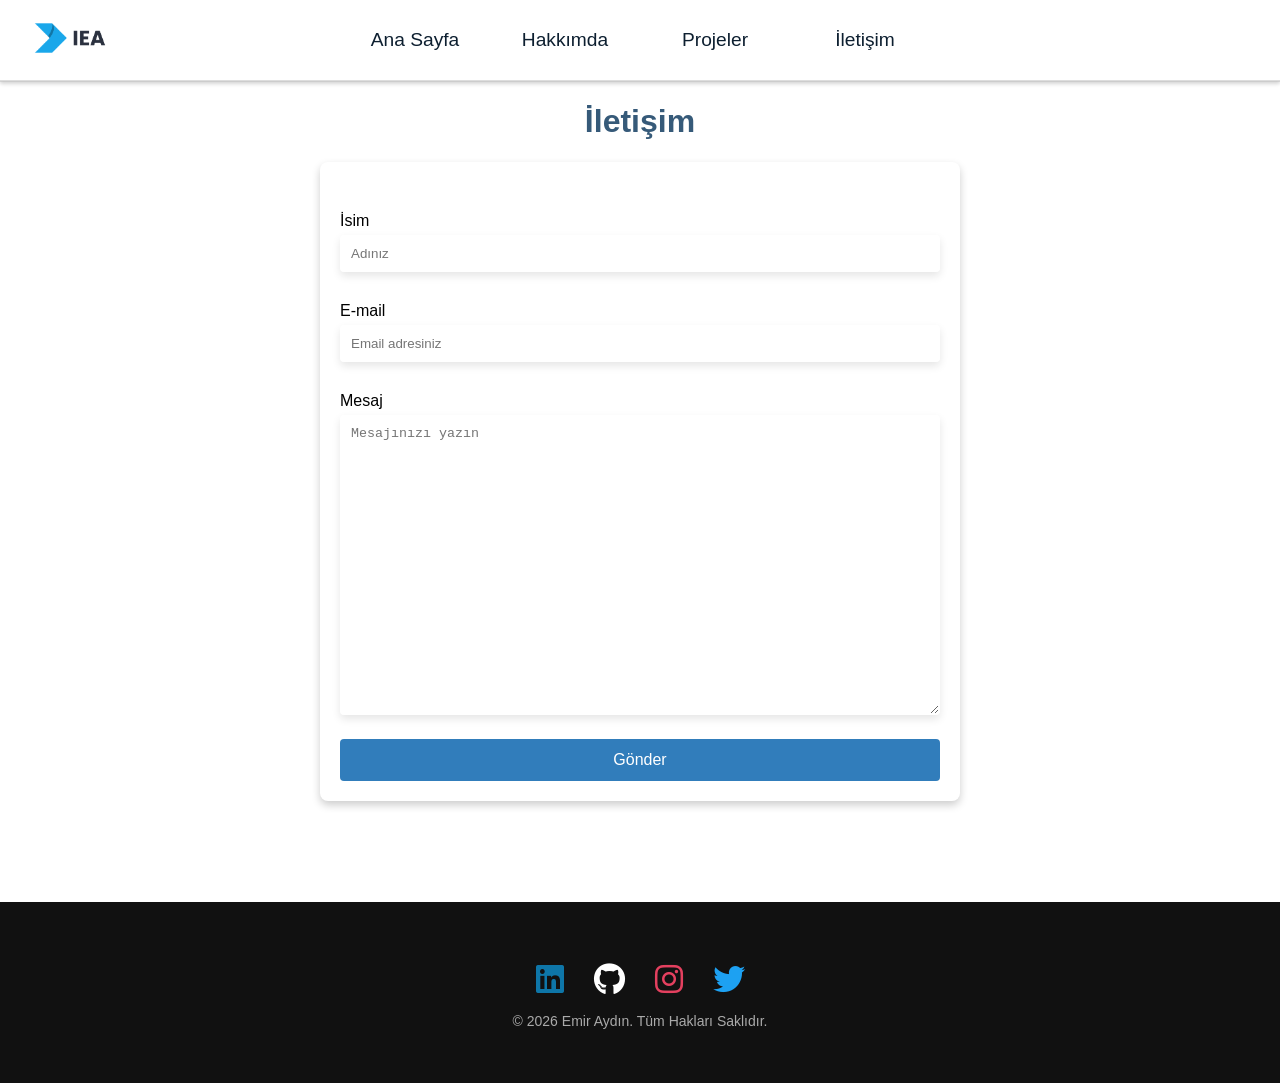
<file: iletisim/index.html>
<!DOCTYPE html>
<html lang="en">
<head>
    <meta charset="UTF-8">
    <meta name="viewport" content="width=device-width, initial-scale=1.0">
    <title>Emir Aydın | İletişim</title>
    <link rel="stylesheet" href="/anasayfa/styles.css">
    <link rel="stylesheet" href="styles-iletisim.css">
    <link rel="icon" href="/icons/favicon_io/favicon.ico" type="image/x-icon">
    <link rel="shortcut icon" href="/icons/favicon_io/favicon.ico" type="image/x-icon" />
    <link rel="stylesheet" href="https://cdnjs.cloudflare.com/ajax/libs/font-awesome/6.0.0-beta3/css/all.min.css">
</head>
<body>
    <header>
        <div id="header"></div>
    </header>
    <div class="container">
        <h1>İletişim</h1>
        <div class="contact-section">
            <form id="contactForm1">
              <label for="name">İsim</label>
              <input type="text" id="name" name="name" placeholder="Adınız" required>
          
              <label for="email">E-mail</label>
              <input type="email" id="email" name="email" placeholder="Email adresiniz" required>
          
              <label for="message">Mesaj</label>
              <textarea id="message" name="message" placeholder="Mesajınızı yazın" required></textarea>
          
              <button type="submit">Gönder</button>
            </form>
          </div>
        <div class="social-media">
            <h2></h2>
            <footer class="social-footer">
                <a href="https://www.linkedin.com/in/ibrahimemiraydin" target="_blank" class="social-link"><i class="fab fa-linkedin"></i></a>
                <a href="https://github.com/ibrahimemiraydin" target="_blank" class="social-link"><i class="fab fa-github"></i></a>
                <a href="https://www.instagram.com/emiraydin.16" target="_blank" class="social-link"><i class="fab fa-instagram"></i></a>
                <a href="https://twitter.com/emiraydin1625" target="_blank" class="social-link"><i class="fab fa-twitter"></i></a>
              </footer>
        </div>
    </div>
    <footer>
        <div id="footer"></div>
    </footer>


    <script src="/anasayfa/script.js"></script>
</body>
</html>
</file>
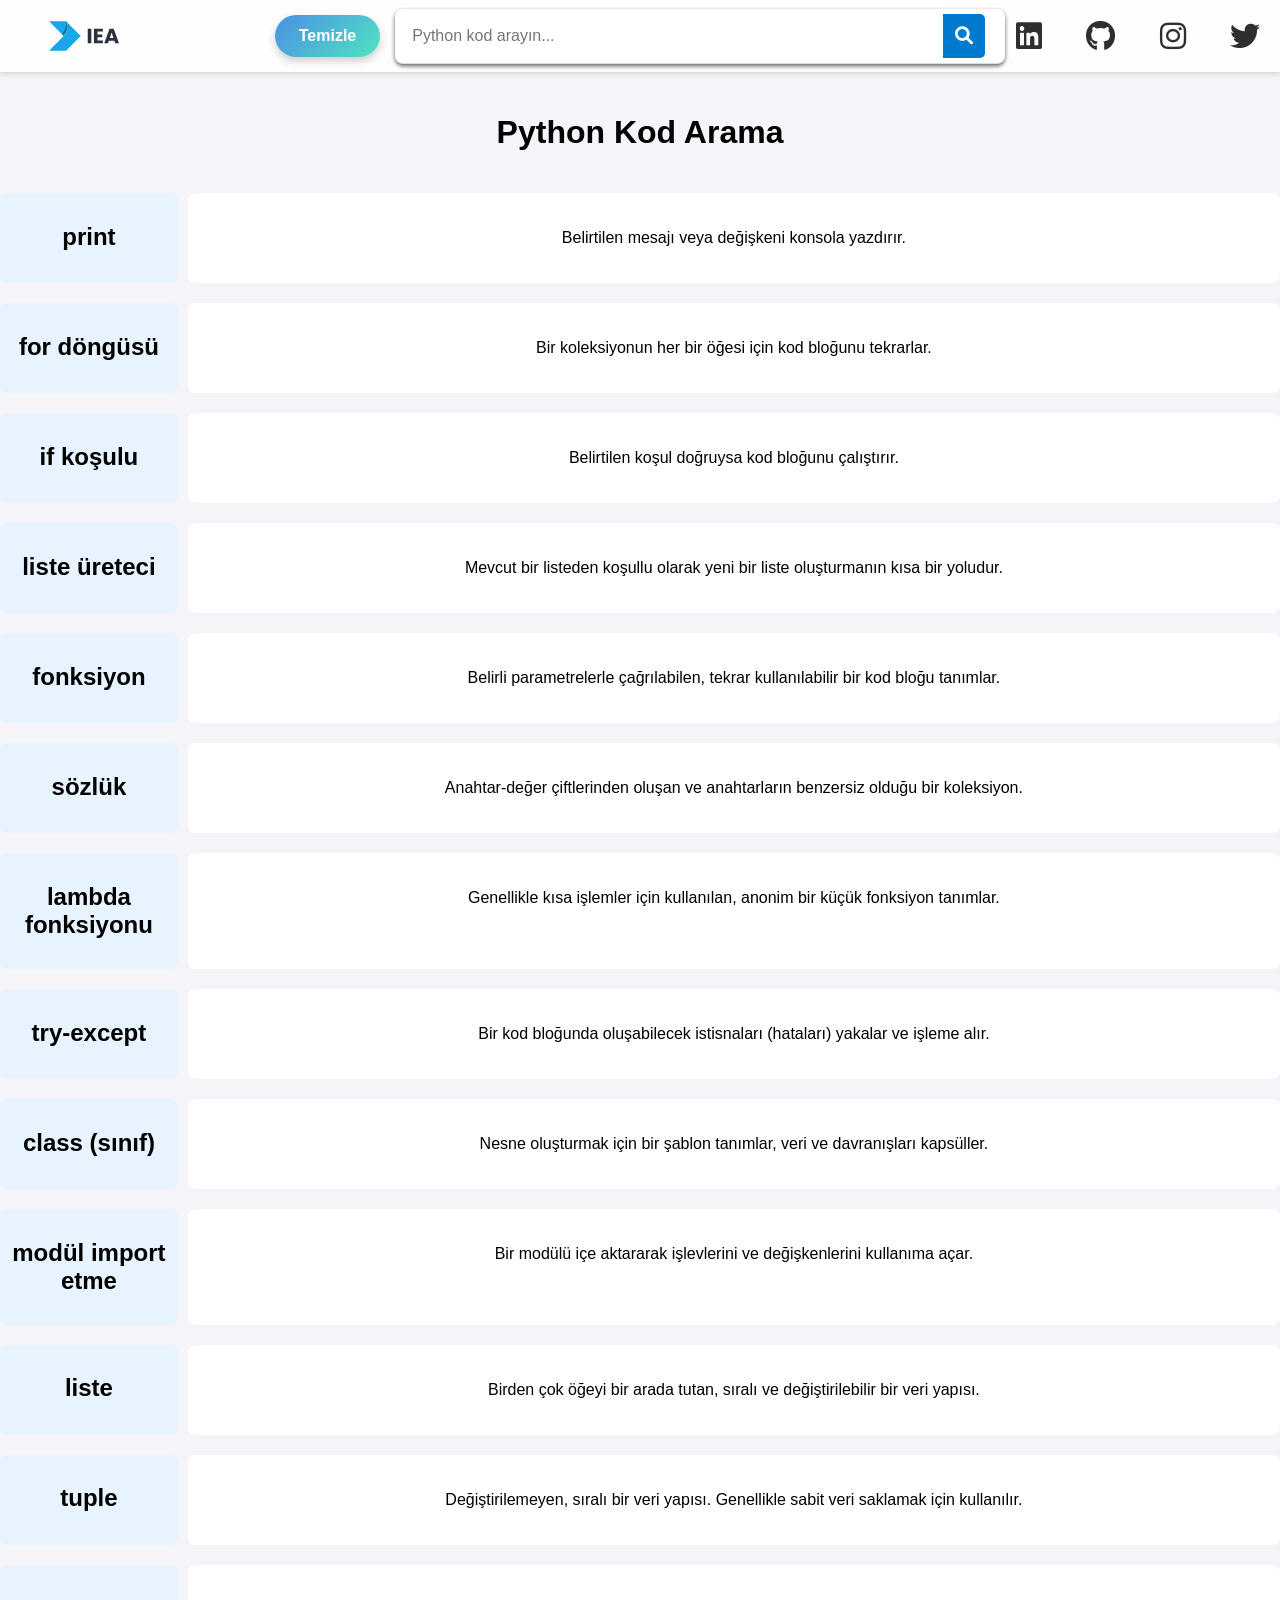
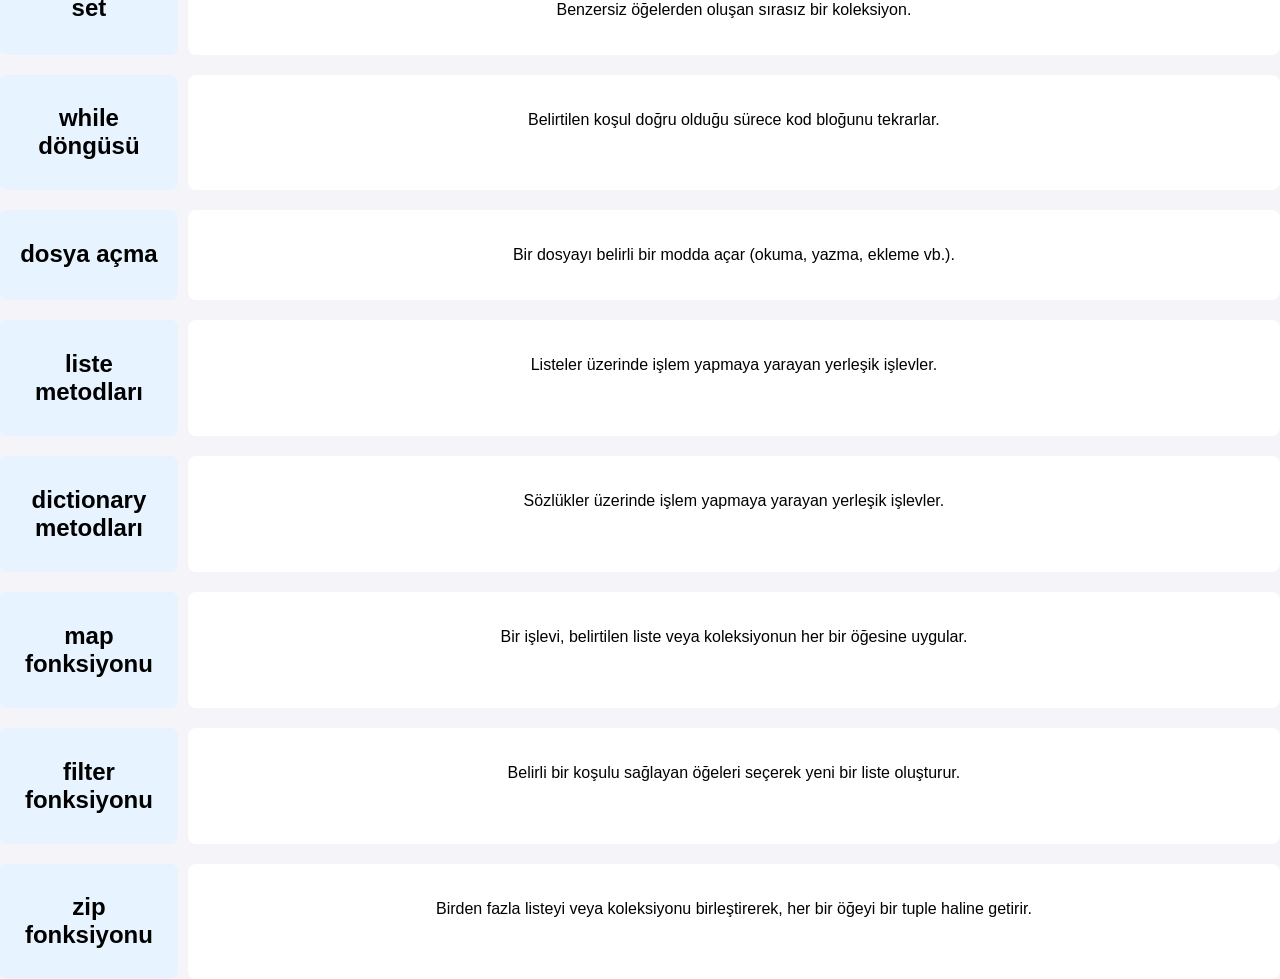
<file: pythonsearch/index.html>
<!DOCTYPE html>
<html lang="en">
<head>
    <meta charset="UTF-8">
    <meta name="viewport" content="width=device-width, initial-scale=1.0">
    <title>Python Kod Rehberi</title>
    <link rel="stylesheet" href="pythoncode.css">
    <link rel="stylesheet" href="https://cdnjs.cloudflare.com/ajax/libs/font-awesome/6.0.0-beta3/css/all.min.css">
    <link rel="icon" href="/icons/favicon_io/favicon.ico" type="image/x-icon">
    <link rel="shortcut icon" href="/icons/favicon_io/favicon.ico" type="image/x-icon" />
</head>
<body>
    <header>
        <a href="/anasayfa/" class="logo" class="anasayfabutton" id="anasayfa" onclick="anasayfa()"> <img src="/icons/Logos/IEA Logo - Original with Transparent Background.svg" alt="Logo"> </a>
        <button class="geributton" onclick="goBack()">Temizle</button>
        <div class="search-bar">
            <input type="text" id="searchInput" placeholder="Python kod arayın...">
            <button onclick="searchCode()"><i class="fas fa-search"></i></button>
        </div>
        <div class="social-media">
            <a href="https://www.linkedin.com/in/ibrahimemiraydin" target="_blank" class="social-link"><i class="fab fa-linkedin"></i></a>
            <a href="https://github.com/ibrahimemiraydin" target="_blank" class="social-link"><i class="fab fa-github"></i></a>
            <a href="https://www.instagram.com/emiraydin.16" target="_blank" class="social-link"><i class="fab fa-instagram"></i></a>
            <a href="https://twitter.com/emiraydin1625" target="_blank" class="social-link"><i class="fab fa-twitter"></i></a>
        </div>
    </header>

    <div class="container">
        <h1>Python Kod Arama</h1>
        <div class="content">
            <div hidden class="code-name">
                <h2>Kod ismi</h2>    
            </div>
            <div hidden class="code-description">
                <p>
                    Açıklaması
                </p>
            </div>
        </div>
        <div class="search-content" id="results"></div>
                    <!-- Arama sonuçları burada gösterilecek -->
    </div>

    <script src="pythoncode.js"></script>
</body>
</html>
</file>
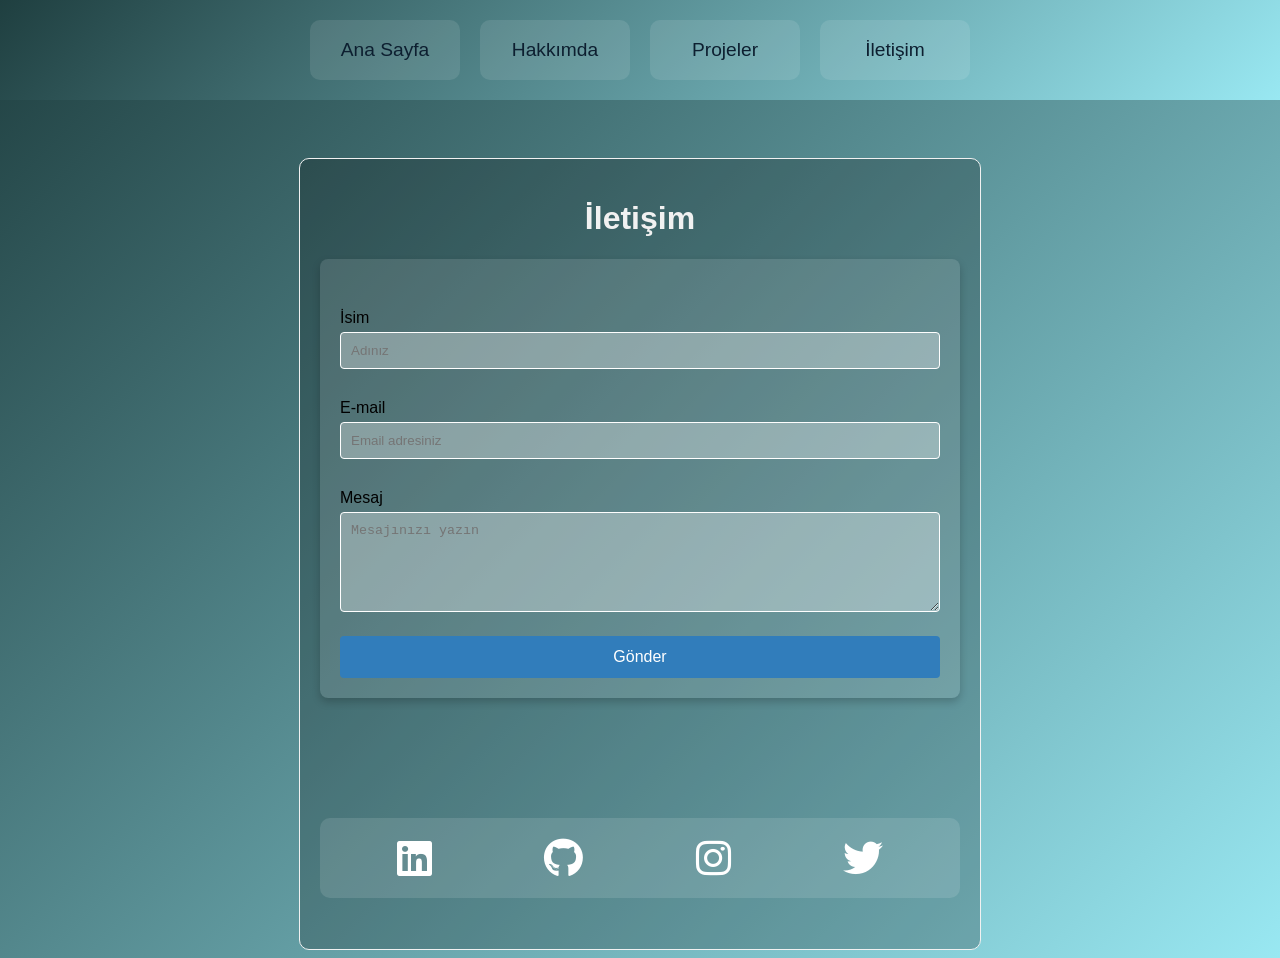
<file: iletisim.html>
<!DOCTYPE html>
<html lang="en">
<head>
    <meta charset="UTF-8">
    <meta name="viewport" content="width=device-width, initial-scale=1.0">
    <title>Emir Aydın | İletişim</title>
    <link rel="stylesheet" href="styles.css">
    <link rel="stylesheet" href="styles-iletisim.css">
    <link rel="icon" href="icons/favicon_io/favicon.ico" type="image/x-icon">
    <link rel="shortcut icon" href="icons/favicon_io/favicon.ico" type="image/x-icon" />
    <link rel="stylesheet" href="https://cdnjs.cloudflare.com/ajax/libs/font-awesome/6.0.0-beta3/css/all.min.css">
</head>
<body>
    <header>
        <nav>
            <ul>
                <li><a href="anasayfa.html">Ana Sayfa</a></li>
                <li><a href="hakkimda.html">Hakkımda</a></li>
                <li><a href="projeler.html">Projeler</a></li>
                <li><a href="iletisim.html">İletişim</a></li>
            </ul>
        </nav>
    </header>
    <div class="container">
        <h1>İletişim</h1>
        <div class="contact-section">
            <form id="contactForm">
              <label for="name">İsim</label>
              <input type="text" id="name" name="name" placeholder="Adınız" required>
          
              <label for="email">E-mail</label>
              <input type="email" id="email" name="email" placeholder="Email adresiniz" required>
          
              <label for="message">Mesaj</label>
              <textarea id="message" name="message" placeholder="Mesajınızı yazın" required></textarea>
          
              <button type="submit">Gönder</button>
            </form>
          </div>
        <div class="social-media">
            <h2></h2>
            <footer class="social-footer">
                <a href="https://www.linkedin.com/in/ibrahimemiraydin" target="_blank" class="social-link"><i class="fab fa-linkedin"></i></a>
                <a href="https://github.com/ibrahimemiraydin" target="_blank" class="social-link"><i class="fab fa-github"></i></a>
                <a href="https://www.instagram.com/emiraydin.16" target="_blank" class="social-link"><i class="fab fa-instagram"></i></a>
                <a href="https://twitter.com/emiraydin1625" target="_blank" class="social-link"><i class="fab fa-twitter"></i></a>
              </footer>
        </div>
    </div>
</body>
</html>
</file>
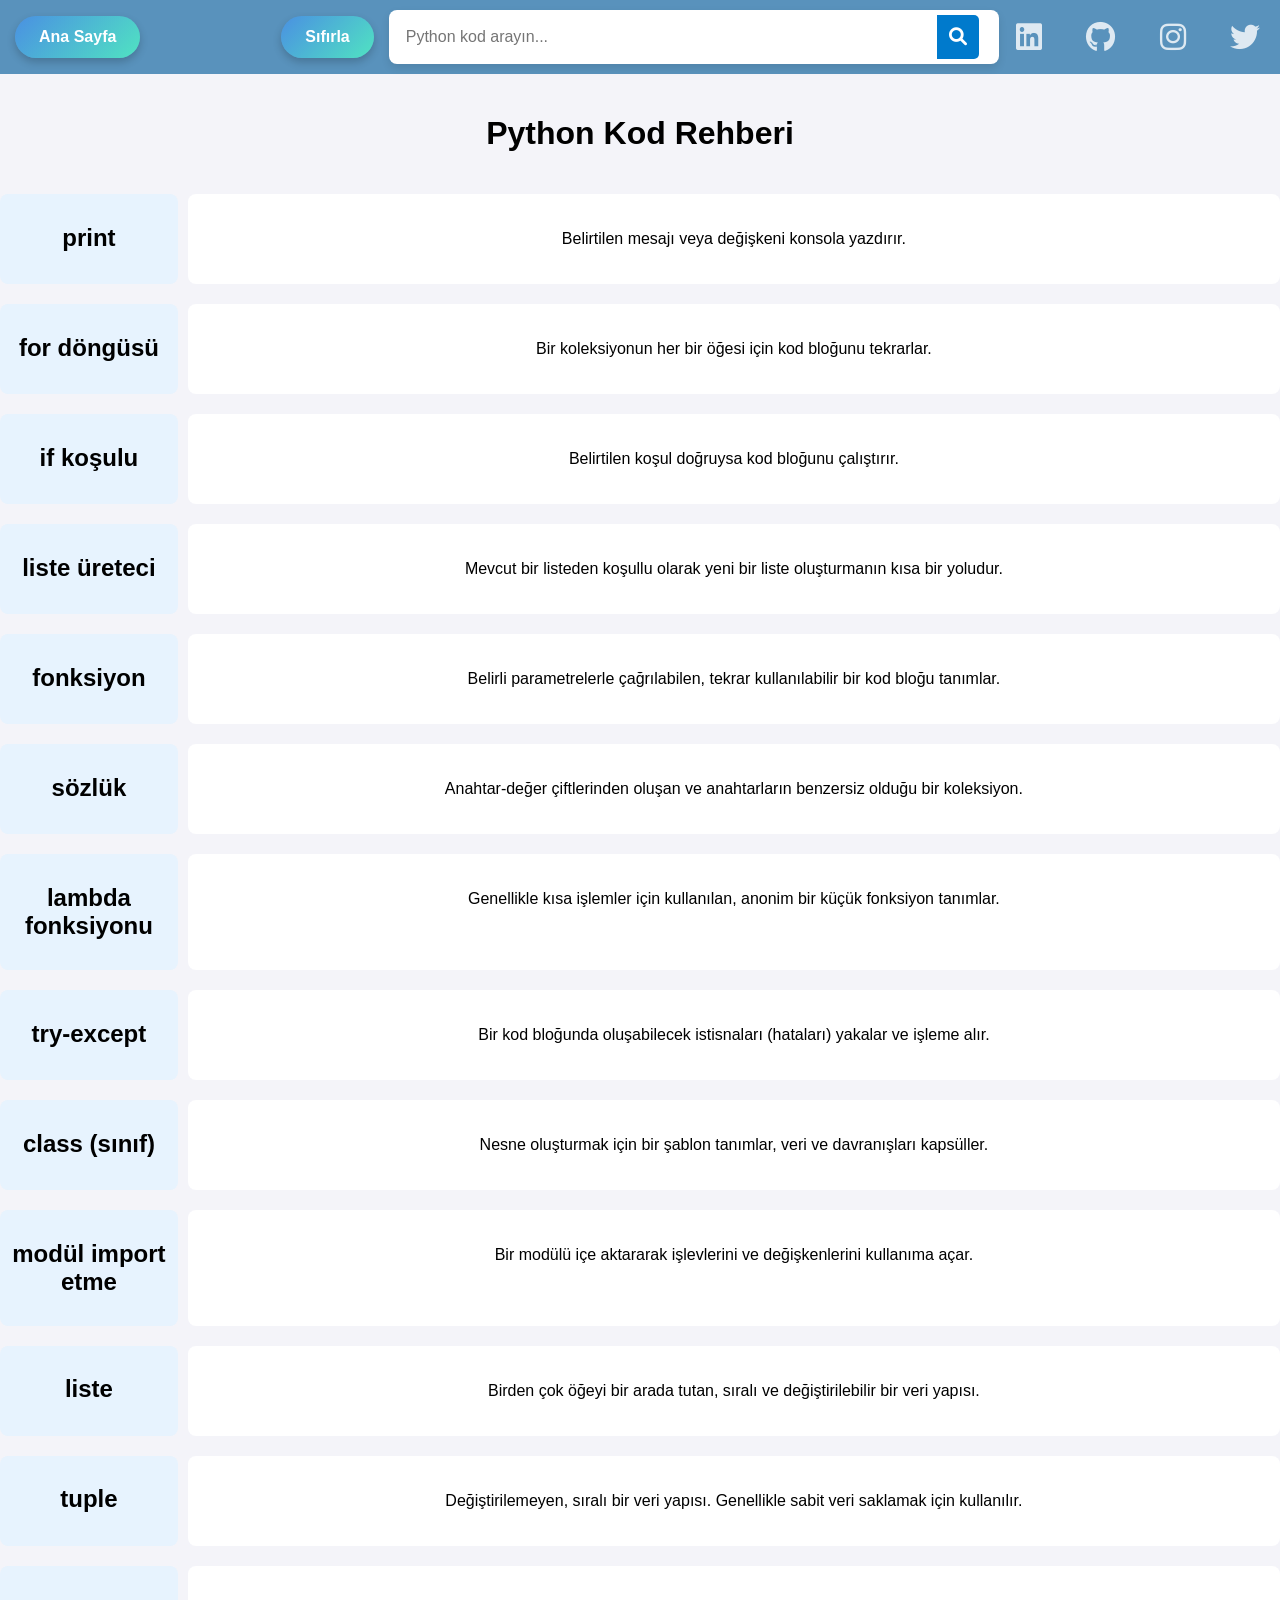
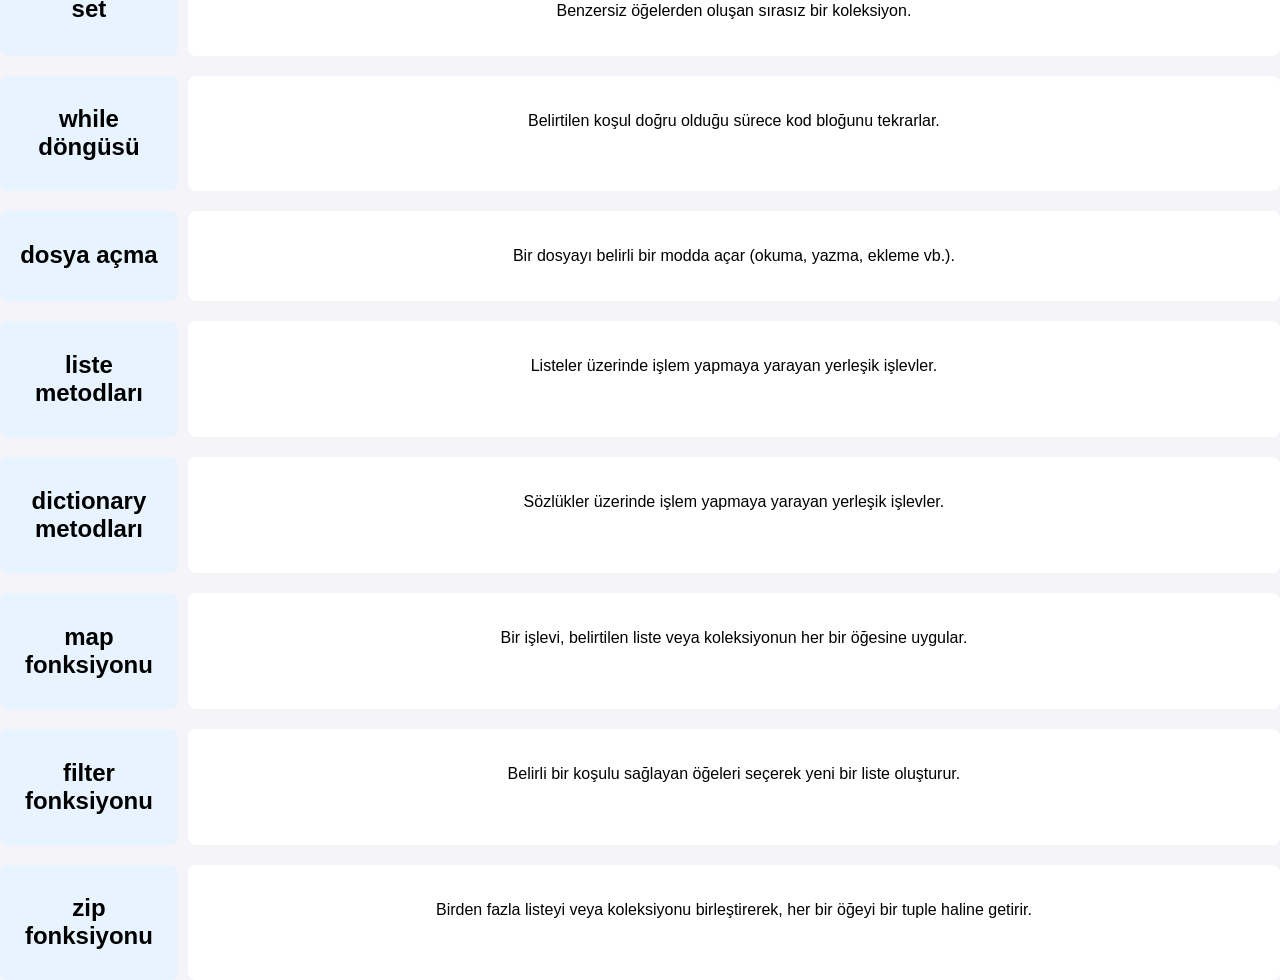
<file: pythoncode.html>
<!DOCTYPE html>
<html lang="en">
<head>
    <meta charset="UTF-8">
    <meta name="viewport" content="width=device-width, initial-scale=1.0">
    <title>Python Kod Rehberi</title>
    <link rel="stylesheet" href="pythoncode.css">
    <link rel="stylesheet" href="https://cdnjs.cloudflare.com/ajax/libs/font-awesome/6.0.0-beta3/css/all.min.css">
    <link rel="icon" href="icons/favicon_io/favicon.ico" type="image/x-icon">
    <link rel="shortcut icon" href="icons/favicon_io/favicon.ico" type="image/x-icon" />
</head>
<body>
    <header>
        <button class="geributton" onclick="goBack()">Sıfırla</button>
        <button class="anasayfabutton" id="anasayfa" onclick="anasayfa()">Ana Sayfa</button>
        <div class="search-bar">
            <input type="text" id="searchInput" placeholder="Python kod arayın...">
            <button onclick="searchCode()"><i class="fas fa-search"></i></button>
        </div>
        <div class="social-media">
            <a href="https://www.linkedin.com/in/ibrahimemiraydin" target="_blank" class="social-link"><i class="fab fa-linkedin"></i></a>
            <a href="https://github.com/ibrahimemiraydin" target="_blank" class="social-link"><i class="fab fa-github"></i></a>
            <a href="https://www.instagram.com/emiraydin.16" target="_blank" class="social-link"><i class="fab fa-instagram"></i></a>
            <a href="https://twitter.com/emiraydin1625" target="_blank" class="social-link"><i class="fab fa-twitter"></i></a>
        </div>
    </header>

    <div class="container">
        <h1>Python Kod Rehberi</h1>
        <div class="content">
            <div hidden class="code-name">
                <h2>Kod ismi</h2>    
            </div>
            <div hidden class="code-description">
                <p>
                    Açıklaması
                </p>
            </div>
        </div>
        <div class="search-content" id="results"></div>
                    <!-- Arama sonuçları burada gösterilecek -->
    </div>

    <script src="pythoncode.js"></script>
</body>
</html>
</file>
<file: anasayfa/styles.css>
body {
    display: flex;
    flex-direction: column;
    justify-content: center;
    align-items: center;
    font-family: Arial, sans-serif;
    color: #365a79;
    margin: 0;
    padding: 0;
    overflow-x: hidden;
}

.content{
    flex: 1;
    padding: 20px;
    background-color: #f4f4f4;
    text-align: center;
    border-radius: 8px;
    margin-top: 150px;
}


header {
    background-color: rgba(255, 255, 255, 0.9); /* Saydam beyaz */
    border-bottom: 1px solid #ddd;
    position: sticky;
    top: 0;
    width: 100%;
    z-index: 100;
    box-shadow: 0 2px 4px rgba(0, 0, 0, 0.1); /* Hafif gölge */
}

.header-container {
    display: flex; /* Flexbox ile hizalama */ 
    justify-content: center; /* Menü öğelerini ortalar */
    align-items: center; /* Logo ve menü dikeyde ortalanır */
    margin: 0 auto; /* Header'ı ortalar */
    position: relative; /* Logo'yu absolute yerleştirebilmek için */
}

/* Logo */
header .logo {
    position: absolute; /* Logo'yu absolute konumlandırıyoruz */
    left: 20px; /* Sol kenara 20px uzaklık */
}

header .logo img {
    width: 100px; /* Logonun genişliğini ayarlayın */
    height: auto; /* Orantıları koruyarak yüksekliği ayarlar */
    -webkit-user-select: none;
    user-select: none;
}


header nav {
    display: flex;
    justify-content: center;
    align-items: center;
}

header nav ul {
  display: flex;
  list-style-type: none;
  margin: 0;
  padding: 10px 20px;
}

header nav ul li {
    display: flex;
    font-size: 1.2em
}

header nav ul li a {
    color: #0d1f30;
    background: rgba(255, 255, 255, 0.1); /* Şeffaf buton arka planı */
    border-radius: 10px;
    text-decoration: none;
    font-size: 1em;
    transition: color 0.3s, transform 0.3s, box-shadow 0.3s;
    padding: 10px 15px;
    width: 120px;
    height: 40px;
    line-height: 40px;
    display: flex;
    justify-content: center;
    align-items: center;
    position: relative;
    overflow: hidden;
}

header nav ul li a::before {
    position: absolute;
    top: 0;
    left: 0;
    width: 100%;
    height: 100%;
    background-color: rgba(255, 255, 255, 0.1);
    transform: scaleX(0);
    transform-origin: left;
    transition: transform 0.3s ease-in-out;
    z-index: -1;
}

header nav ul li a:hover::before {
    transform: scaleX(1);
}

header nav ul li a:active {
    color: #1e90ff;
}

header nav ul li a:hover {
    color: #1e90ff;
    transform: scale(1.1);
}

div.projects h2{
    text-align: center;
}

button { 
    padding: 10px 20px; 
    background-color: #87ceeb; 
    color: #fff; 
    border: none; 
    border-radius: 5px; 
    cursor: pointer; 
    transition: background-color 0.3s, transform 0.1s; 
    font-size: 1.2em; 
    margin-top: 20px; 
} 

button:hover { 
    background-color: #1e90ff; 
} 

button:active { 
    background-color: #1e90ff; 
    transform: scale(0.95); /* Tıklama anında içeri göçme efekti */ 
}


/* Genel Footer Stili */
footer {
    width: 100%;
    background-color: #111;
    color: #fff;
    padding: 20px;
    text-align: center;
    margin-top: 20px;
    padding-top: 20px;
    box-sizing: border-box; /* Padding ve border'ı genişliğe dahil eder */
    position: relative; /* Alt kısımda yer almasını sağlar */
}

.footer-wrapper {
    margin-top: 146px; /* Footer üstünde 20px boşluk bırakır */
}


/* Sosyal Medya İkonları */
.social-icons {
    display: flex;
    justify-content: center;
    gap: 30px; /* İkonlar arası boşluğu artırdık */
    margin-bottom: 10px;
}

.social-icons a{
    font-size: 32px; /* İkon boyutlarını büyüttük */
    transition: transform 0.3s ease;
}

/* Her sosyal medya ikonu için orijinal renkler */
.social-icons a[href*="linkedin"] {
    color: #0e76a8; /* LinkedIn rengi */
}

.social-icons a[href*="github"] {
    color: #ffffff; /* GitHub rengi */
}

.social-icons a[href*="instagram"] {
    color: #E4405F; /* Instagram rengi */
}

.social-icons a[href*="twitter"] {
    color: #1DA1F2; /* Twitter rengi */
}

/* Hover efekti */
.social-icons a:hover {
    transform: scale(1.2); /* Üzerine gelindiğinde büyüme efekti */
}

/* Telif Hakkı Yazısı */
.copyright {
    font-size: 14px;
    color: #aaa;
}
</file>
<file: iletisim/styles-iletisim.css>
@import url('/anasayfa/styles.css');

.container {
    display: block;
    flex-direction: column;
    align-items: center;
    text-align: center;
    width: 100%;
    height: calc(100vh - 100px); /* Üst bilgi kısmı için yer bırakmak */
    max-width: 640px; /* Sabit genişlik */
    border-radius: 10px;
}

.contact-section {
    max-width: 600px;
    margin: auto;
    padding: 20px;
    background-color: #000000;
    border-radius: 8px;
    box-shadow: 0px 4px 8px rgba(0, 0, 0, 0.2);
    background-color: #ffffff1e;
}
  
.contact-section h2 {
    text-align: center;
    color: #333;
}
  
.contact-section label {
    display: block;
    margin-top: 30px;
    color: #000000;
    text-align: start;
}
  
.contact-section input, .contact-section textarea {
    width: 100%;
    padding: 10px;
    margin-top: 5px;
    border: 1px solid #ffffff;
    border-radius: 4px;
    box-sizing: border-box;
    background-color: #ffffff4f;
}
  
.contact-section textarea {
    resize: vertical;
    min-height: 100px;
    color: #000000;
}
  
textarea#message{
    height: 300px;
    box-shadow: 0px 4px 8px rgba(0, 0, 0, 0.1);
    
}input#email,#name{
    box-shadow: 0px 4px 8px rgba(0, 0, 0, 0.1);
}

.contact-section button {
    width: 100%;
    padding: 12px;
    background-color: #317dbb;
    color: white;
    border: none;
    border-radius: 4px;
    font-size: 16px;
    cursor: pointer;
}
  
.contact-section button:hover {
    background-color: #2569a0;
}

.social-footer {
    text-align: center;
    padding: 20px;
    background-color: #ffffff1e;
    border-radius: 10px;
    margin-top: 120px;
}
  
.social-icon {
    width: 40px; /* Simge boyutunu ayarlar */
    margin: 0 10px; /* Simgeler arasındaki boşluk */
    transition: transform 0.3s ease; /* Hover efekt için geçiş */
}
  
.social-icon:hover {
    transform: scale(1.1); /* Üzerine gelindiğinde büyüme efekti */
    filter: brightness(1.2); /* Renk parlaklığını artırır */
}
  
.social-link i {
    font-size: 40px;
    color: rgba(28, 94, 194, 0.767);
    margin: 0 54px;
    transition: color 0.3s ease;
}
  
.social-link i:hover {
    color: #1da1f2; /* Hover için renk değiştir */
}
</file>
<file: pythonsearch/pythoncode.css>
body {
    font-family: Arial, sans-serif;
    display: flex;
    flex-direction: column;
    align-items: center;
    background-color: #f4f4f9;
    margin: 0;
    padding: 0;
    overflow-x: hidden;
}

header {
    width: 100%;
    background-color: rgba(255, 255, 255, 0.9); /* Saydam beyaz */
    display: flex;
    align-items: center;
    color: white;
    justify-content: center; /* Ortalamak için */
    align-items: center;
    position: sticky;
    top: 0;
    z-index: 100;
    height: 72px;
    box-shadow: 0 2px 4px rgba(0, 0, 0, 0.1); /* Hafif gölge */
    border-bottom: 1px solid #ddd;
}

header .logo { 
    display: flex; 
    align-items: center;
    position: absolute;
    left: 10px;
    padding: 12px 24px;
}

header .logo img { 
    width: 100px; /* Logonun genişliğini ayarlayın */ 
    height: auto;
}

header button {
    background: none;
    border: none;
    color: white;
    font-size: 16px;
    cursor: pointer;
    margin-right: 15px;
    font-weight: bold;
}

.geributton{
    display: flex;
    align-items: center;
    padding: 12px 24px;
    background: linear-gradient(135deg, #4A90E2, #50E3C2);
    color: white;
    text-decoration: none;
    font-size: 16px;
    font-weight: bold;
    border-radius: 30px;
    transition: background 0.3s, transform 0.2s;
    box-shadow: 0 4px 8px rgba(0, 0, 0, 0.2);
}



.anasayfabutton:hover, .geributton:hover{
    background: linear-gradient(135deg, #50E3C2, #4A90E2);
    transform: translateY(-3px);
    box-shadow: 0 6px 12px rgba(0, 0, 0, 0.3);
}

.anasayfabutton:active, .geributton:active {
    transform: translateY(1px);
    box-shadow: 0 3px 6px rgba(0, 0, 0, 0.2);
}


.search-bar {
    display: flex;
    align-items: center;
    background-color: white;
    border-radius: 8px;
    padding: 5px;
    max-width: 600px;
    width: 50%; /* Ortalanmış genişlik */
    box-shadow: 0 2px 4px rgba(0, 0, 0, 0.623); /* Hafif gölge */
    border-bottom: 1px solid #ddd;
}

.search-bar input {
    width: 100%;
    padding: 12px;
    border: none;
    border-radius: 5px 0 0 5px;
    outline: none;
    font-size: 16px;
}

.search-bar button {
    padding: 12px;
    border-radius: 0 5px 5px 0;
    background-color: #007acc;
    color: white;
    border: none;
    cursor: pointer;
    transition: background-color 0.3s ease, transform 0.1s ease; /* Efekt için */
}

.search-bar button i {
    font-size: 18px;
}

/* Hover ve tıklama efekti */
.search-bar button:hover {
    background-color: #005f99; /* Hover rengi */
}

.search-bar button:active {
    transform: scale(0.95); /* Tıklama anında küçültme efekti */
}

.container {
    text-align: center;
    max-width: 1600px;
    width: 100%;
    margin-top: 20px;
}

.content {
    display: flex;
    margin-top: 20px;
}

.code-name {
    flex: 0.3; /* Sol alan */
    background-color: #e7f3fe;
    padding: 10px;
    border-radius: 8px;
    margin-right: 10px;
}

.code-description {
    flex: 2; /* Sağ alan */
    background-color: #fff;
    padding: 20px;
    border-radius: 8px;
}


#results {
    margin-top: 20px;
    text-align: center;
    flex-direction: column; /* İçerikleri alt alta sıralamak için */
}

.social-icon {
    width: 40px; /* Simge boyutunu ayarlar */
    margin: 0 10px; /* Simgeler arasındaki boşluk */
    transition: transform 0.3s ease; /* Hover efekt için geçiş */
}
  
.social-icon:hover {
    transform: scale(1.1); /* Üzerine gelindiğinde büyüme efekti */
    filter: brightness(1.2); /* Renk parlaklığını artırır */
}
  
.social-link i {
    font-size: 30px;
    color: rgba(2, 2, 2, 0.822);
    margin: 0 20px;
    transition: color 0.3s ease;
}
  
.social-link i:hover {
    color: #1da1f2; /* Hover için renk değiştir */
}

.social-media{
    position: absolute;
    right: 0px;
}
</file>
<file: styles.css>
body {
    display: flex;
    flex-direction: column;
    justify-content: center;
    align-items: center;
    font-family: Arial, sans-serif;
    background: linear-gradient(135deg, #1f3f40, #99e8f2); /* Degrade arka plan */
    color: #f1f1f1;
}



header {
    background: linear-gradient(135deg, #1f3f40, #99e8f2); /* Degrade arka plan */
    width: 100%;
    padding: 20px 0;
    color: #f1f1f1;
    position: absolute;
    top: 0;
    display: flex;
    justify-content: center;
    align-items: center;
}
header nav {
    display: flex;
    justify-content: center;
    align-items: center;
    width: 100%;
    max-width: 1200px;
}
header nav ul {
    display: flex;
    justify-content: space-around;
    align-items: center;
    list-style: none;
    padding: 0;
    margin: 0;
    gap: 20px;
}
header nav ul li {
    display: inline; 
    font-size: 1.2em
}
header nav ul li a {
    color: #0d1f30;
    background: rgba(255, 255, 255, 0.1); /* Şeffaf buton arka planı */
    border-radius: 10px;
    text-decoration: none;
    font-size: 1em;
    transition: color 0.3s, transform 0.3s, box-shadow 0.3s;
    padding: 10px 15px;
    width: 120px;
    height: 40px;
    line-height: 40px;
    display: flex;
    justify-content: center;
    align-items: center;
    position: relative;
    overflow: hidden;
}
header nav ul li a::before {
    content: '';
    position: absolute;
    top: 0;
    left: 0;
    width: 100%;
    height: 100%;
    background-color: rgba(255, 255, 255, 0.1);
    transform: scaleX(0);
    transform-origin: left;
    transition: transform 0.3s ease-in-out;
    z-index: -1;
}
header nav ul li a:hover::before {
    transform: scaleX(1);
}
header nav ul li a:active {
    color: #1e90ff;
    box-shadow: inset 0 0 5px rgba(0, 0, 0, 0.3);
}
header nav ul li a:hover {
    color: #1e90ff;
    transform: scale(1.1);
}
.container {
    text-align: center;
    border: 1px solid #f1f1f1;
    padding: 20px;
    border-radius: 8px;
    background-color: #4a4f55;
    margin-top: 150px;
}

button { 
    padding: 10px 20px; 
    background-color: #87ceeb; 
    color: #fff; 
    border: none; 
    border-radius: 5px; 
    cursor: pointer; 
    transition: background-color 0.3s, transform 0.1s; 
    font-size: 1.2em; 
    margin-top: 20px; 
} 

button:hover { 
    background-color: #1e90ff; 
} 

button:active { 
    background-color: #1e90ff; 
    transform: scale(0.95); /* Tıklama anında içeri göçme efekti */ 
}
</file>
<file: styles-iletisim.css>
@import url('styles.css');

.container {
    display: block;
    flex-direction: column;
    align-items: center;
    text-align: center;
    width: 100%;
    height: calc(100vh - 150px); /* Üst bilgi kısmı için yer bırakmak */
    max-width: 640px; /* Sabit genişlik */
    background-color: rgba(0, 0, 0, 0.212);
    border-radius: 10px;
}

.contact-section {
    max-width: 600px;
    margin: auto;
    padding: 20px;
    background-color: #ffffff;
    border-radius: 8px;
    box-shadow: 0px 4px 8px rgba(0, 0, 0, 0.2);
    background-color: #ffffff1e;
}
  
.contact-section h2 {
    text-align: center;
    color: #333;
}
  
.contact-section label {
    display: block;
    margin-top: 30px;
    color: #000000;
    text-align: start;
}
  
.contact-section input, .contact-section textarea {
    width: 100%;
    padding: 10px;
    margin-top: 5px;
    border: 1px solid #ffffff;
    border-radius: 4px;
    box-sizing: border-box;
    background-color: #ffffff4f;
}
  
.contact-section textarea {
    resize: vertical;
    min-height: 100px;
    color: #000000;
}
  
.contact-section button {
    width: 100%;
    padding: 12px;
    background-color: #317dbb;
    color: white;
    border: none;
    border-radius: 4px;
    font-size: 16px;
    cursor: pointer;
}
  
.contact-section button:hover {
    background-color: #2569a0;
}

.social-footer {
    text-align: center;
    padding: 20px;
    background-color: #ffffff1e;
    border-radius: 10px;
    margin-top: 120px;
}
  
.social-icon {
    width: 40px; /* Simge boyutunu ayarlar */
    margin: 0 10px; /* Simgeler arasındaki boşluk */
    transition: transform 0.3s ease; /* Hover efekt için geçiş */
}
  
.social-icon:hover {
    transform: scale(1.1); /* Üzerine gelindiğinde büyüme efekti */
    filter: brightness(1.2); /* Renk parlaklığını artırır */
}
  
.social-link i {
    font-size: 40px;
    color: white;
    margin: 0 54px;
    transition: color 0.3s ease;
}
  
.social-link i:hover {
    color: #1da1f2; /* Hover için renk değiştir */
}
</file>
<file: pythoncode.css>
body {
    font-family: Arial, sans-serif;
    display: flex;
    flex-direction: column;
    align-items: center;
    background-color: #f4f4f9;
    margin: 0;
    padding: 0;
}

header {
    width: 100%;
    padding: 10px;
    background-color: #075f9ba6;
    display: flex;
    align-items: center;
    color: white;
    justify-content: center; /* Ortalamak için */
}

header button {
    background: none;
    border: none;
    color: white;
    font-size: 16px;
    cursor: pointer;
    margin-right: 15px;
    font-weight: bold;
}

.geributton{
    display: flex;
    align-items: center;
    padding: 12px 24px;
    background: linear-gradient(135deg, #4A90E2, #50E3C2);
    color: white;
    text-decoration: none;
    font-size: 16px;
    font-weight: bold;
    border-radius: 30px;
    transition: background 0.3s, transform 0.2s;
    box-shadow: 0 4px 8px rgba(0, 0, 0, 0.2);
}

.anasayfabutton {
    position: absolute;
    left: 15px;
    display: flex;
    align-items: center;
    padding: 12px 24px;
    background: linear-gradient(135deg, #4A90E2, #50E3C2);
    color: white;
    text-decoration: none;
    font-size: 16px;
    font-weight: bold;
    border-radius: 30px;
    transition: background 0.3s, transform 0.2s;
    box-shadow: 0 4px 8px rgba(0, 0, 0, 0.2);
}

.anasayfabutton:hover, .geributton:hover{
    background: linear-gradient(135deg, #50E3C2, #4A90E2);
    transform: translateY(-3px);
    box-shadow: 0 6px 12px rgba(0, 0, 0, 0.3);
}

.anasayfabutton:active, .geributton:active {
    transform: translateY(1px);
    box-shadow: 0 3px 6px rgba(0, 0, 0, 0.2);
}


.search-bar {
    display: flex;
    align-items: center;
    background-color: white;
    border-radius: 8px;
    padding: 5px;
    box-shadow: 0 4px 8px rgba(0, 0, 0, 0.1);
    max-width: 600px;
    width: 50%; /* Ortalanmış genişlik */
}

.search-bar input {
    width: 100%;
    padding: 12px;
    border: none;
    border-radius: 5px 0 0 5px;
    outline: none;
    font-size: 16px;
}

.search-bar button {
    padding: 12px;
    border-radius: 0 5px 5px 0;
    background-color: #007acc;
    color: white;
    border: none;
    cursor: pointer;
    transition: background-color 0.3s ease, transform 0.1s ease; /* Efekt için */
}

.search-bar button i {
    font-size: 18px;
}

/* Hover ve tıklama efekti */
.search-bar button:hover {
    background-color: #005f99; /* Hover rengi */
}

.search-bar button:active {
    transform: scale(0.95); /* Tıklama anında küçültme efekti */
}

.container {
    text-align: center;
    max-width: 1600px;
    width: 100%;
    margin-top: 20px;
}

.content {
    display: flex;
    margin-top: 20px;
}

.code-name {
    flex: 0.3; /* Sol alan */
    background-color: #e7f3fe;
    padding: 10px;
    border-radius: 8px;
    margin-right: 10px;
}

.code-description {
    flex: 2; /* Sağ alan */
    background-color: #fff;
    padding: 20px;
    border-radius: 8px;
}


#results {
    margin-top: 20px;
    text-align: center;
    flex-direction: column; /* İçerikleri alt alta sıralamak için */
}

.social-icon {
    width: 40px; /* Simge boyutunu ayarlar */
    margin: 0 10px; /* Simgeler arasındaki boşluk */
    transition: transform 0.3s ease; /* Hover efekt için geçiş */
}
  
.social-icon:hover {
    transform: scale(1.1); /* Üzerine gelindiğinde büyüme efekti */
    filter: brightness(1.2); /* Renk parlaklığını artırır */
}
  
.social-link i {
    font-size: 30px;
    color: rgba(255, 255, 255, 0.801);
    margin: 0 20px;
    transition: color 0.3s ease;
}
  
.social-link i:hover {
    color: #1da1f2; /* Hover için renk değiştir */
}

.social-media{
    position: absolute;
    right: 0px;
}
</file>
